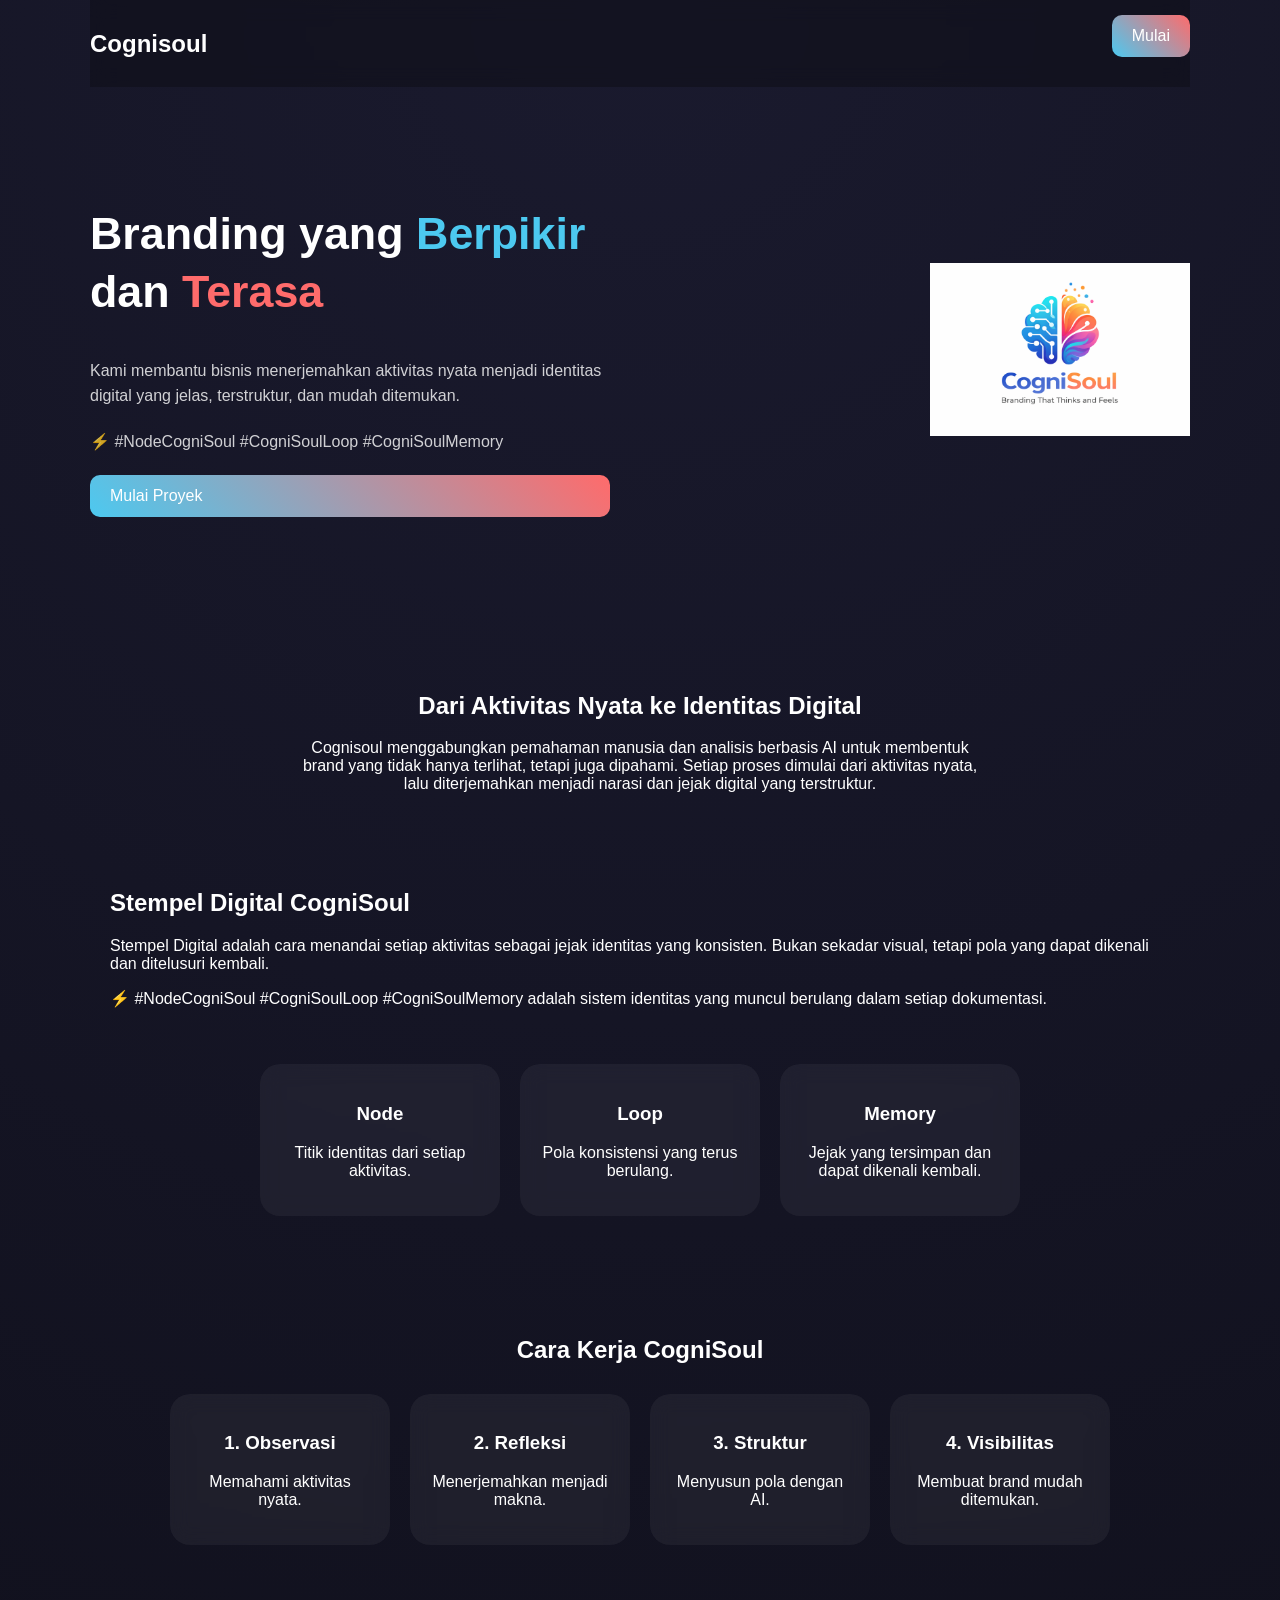
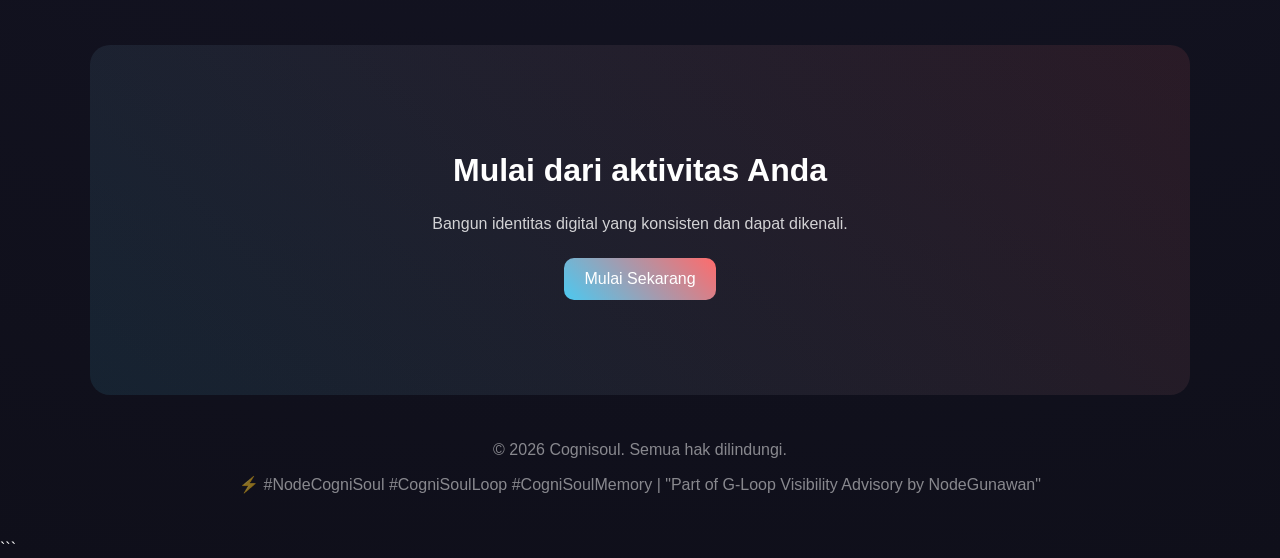
<file: stempel-digital-cognisoul/index.html>
<!DOCTYPE html> 
<html lang="id">
<head>
  <meta charset="UTF-8">
  <meta name="viewport" content="width=device-width, initial-scale=1.0">

  <!-- SEO -->
  <title>Stempel Digital CogniSoul | Node • Loop • Memory</title>

  <meta name="description" content="Stempel Digital CogniSoul adalah sistem identitas berbasis Node, Loop, dan Memory untuk membangun jejak digital yang konsisten dan dapat dikenali.">

  <meta name="keywords" content="NodeCogniSoul, CogniSoulLoop, CogniSoulMemory, Digital Branding, Cognisoul">

  <meta name="author" content="Cognisoul">

  <meta name="robots" content="index, follow">

  <link rel="canonical" href="https://cognisoul.my.id/stempel-digital-cognisoul/">

  <!-- Open Graph -->
  <meta property="og:title" content="Stempel Digital CogniSoul">

  <meta property="og:description" content="Membangun identitas digital melalui Node, Loop, dan Memory.">

  <meta property="og:type" content="website">

  <meta property="og:url" content="https://cognisoul.my.id/stempel-digital-cognisoul/">

  <meta property="og:image" content="https://cognisoul.my.id/assets/images/logo-cognisoul.png">

  <meta property="og:site_name" content="Cognisoul">

  <!-- Twitter Card -->
  <meta name="twitter:card" content="summary_large_image">

  <meta name="twitter:title" content="Stempel Digital CogniSoul">

  <meta name="twitter:description" content="Membangun identitas digital melalui Node, Loop, dan Memory.">

  <meta name="twitter:image" content="https://cognisoul.my.id/assets/images/logo-cognisoul.png">

  <!-- Favicon -->
  <link rel="icon" type="image/png" href="/assets/images/logo-cognisoul.png">

  <!-- Schema JSON-LD -->
  <script type="application/ld+json">
  {
    "@context": "https://schema.org",
    "@graph": [
      {
        "@type": "Organization",
        "name": "Cognisoul",
        "url": "https://cognisoul.my.id/",
        "logo": "https://cognisoul.my.id/assets/images/logo-cognisoul.png",
        "description": "Cognisoul adalah layanan digital branding yang membantu bisnis membangun identitas melalui aktivitas nyata, narasi terstruktur, dan visibilitas digital.",
        "sameAs": [
          "https://wa.me/6285174223650",
          "https://gunawansatyakusuma.my.id/",
          "https://gloop.my.id/"
        ],
        "contactPoint": {
          "@type": "ContactPoint",
          "telephone": "+62-851-7422-3650",
          "contactType": "customer service",
          "areaServed": "ID",
          "availableLanguage": "Indonesian"
        }
      },
      {
        "@type": "WebSite",
        "name": "Cognisoul",
        "url": "https://cognisoul.my.id/",
        "potentialAction": {
          "@type": "SearchAction",
          "target": "https://cognisoul.my.id/?s={search_term_string}",
          "query-input": "required name=search_term_string"
        }
      },
      {
        "@type": "WebPage",
        "name": "Stempel Digital CogniSoul",
        "url": "https://cognisoul.my.id/stempel-digital-cognisoul/",
        "description": "Sistem identitas digital berbasis Node, Loop, dan Memory.",
        "isPartOf": {
          "@type": "WebSite",
          "url": "https://cognisoul.my.id/"
        }
      },
      {
        "@type": "LocalBusiness",
        "name": "Cognisoul",
        "image": "https://cognisoul.my.id/assets/images/logo-cognisoul.png",
        "url": "https://cognisoul.my.id/",
        "telephone": "+62-851-7422-3650",
        "address": {
          "@type": "PostalAddress",
          "addressLocality": "Bandung",
          "addressCountry": "ID"
        },
        "areaServed": "Bandung"
      }
    ]
  }
  </script>

  <link rel="stylesheet" href="/style.css">
</head>

<body>

<!-- NAVBAR -->
<nav class="navbar container">
  <h2>Cognisoul</h2>
  <a href="https://wa.me/6285174223650" target="_blank" class="btn">Mulai</a>
</nav>

<!-- HERO -->
<section class="hero container">
  <div class="hero-text">
    <h1>
      Branding yang <span>Berpikir</span> dan <span class="feel">Terasa</span>
    </h1>

    <p>
      Kami membantu bisnis menerjemahkan aktivitas nyata menjadi identitas digital
      yang jelas, terstruktur, dan mudah ditemukan.
    </p>

    <p class="signature">
      ⚡ #NodeCogniSoul #CogniSoulLoop #CogniSoulMemory
    </p>

    <div class="buttons">
      <a href="https://wa.me/6285174223650?text=Halo%20Cognisoul,%20saya%20ingin%20konsultasi"
         target="_blank" class="btn">
         Mulai Proyek
      </a>
    </div>
  </div>

  <div class="hero-image">
    <img src="/assets/images/logo-cognisoul.png" class="floating" alt="Logo Cognisoul">
  </div>
</section>

<!-- ABOUT -->
<section class="about container">
  <h2>Dari Aktivitas Nyata ke Identitas Digital</h2>
  <p>
    Cognisoul menggabungkan pemahaman manusia dan analisis berbasis AI
    untuk membentuk brand yang tidak hanya terlihat, tetapi juga dipahami.
    Setiap proses dimulai dari aktivitas nyata, lalu diterjemahkan menjadi
    narasi dan jejak digital yang terstruktur.
  </p>
</section>

<!-- DIGITAL STAMP -->
<section class="stamp container">
  <h2>Stempel Digital CogniSoul</h2>

  <p>
    Stempel Digital adalah cara menandai setiap aktivitas sebagai jejak identitas
    yang konsisten. Bukan sekadar visual, tetapi pola yang dapat dikenali dan
    ditelusuri kembali.
  </p>

  <p>
    ⚡ #NodeCogniSoul #CogniSoulLoop #CogniSoulMemory adalah sistem identitas
    yang muncul berulang dalam setiap dokumentasi.
  </p>

  <div class="stamp-points">

    <div class="card">
      <h3>Node</h3>
      <p>Titik identitas dari setiap aktivitas.</p>
    </div>

    <div class="card">
      <h3>Loop</h3>
      <p>Pola konsistensi yang terus berulang.</p>
    </div>

    <div class="card">
      <h3>Memory</h3>
      <p>Jejak yang tersimpan dan dapat dikenali kembali.</p>
    </div>

  </div>
</section>

<!-- PROCESS -->
<section class="process container">
  <h2>Cara Kerja CogniSoul</h2>

  <div class="steps">
    <div class="step">
      <h3>1. Observasi</h3>
      <p>Memahami aktivitas nyata.</p>
    </div>

    <div class="step">
      <h3>2. Refleksi</h3>
      <p>Menerjemahkan menjadi makna.</p>
    </div>

    <div class="step">
      <h3>3. Struktur</h3>
      <p>Menyusun pola dengan AI.</p>
    </div>

    <div class="step">
      <h3>4. Visibilitas</h3>
      <p>Membuat brand mudah ditemukan.</p>
    </div>
  </div>
</section>

<!-- CTA -->
<section class="cta container">
  <h2>Mulai dari aktivitas Anda</h2>
  <p>Bangun identitas digital yang konsisten dan dapat dikenali.</p>

  <a href="https://wa.me/6285174223650" target="_blank" class="btn">
    Mulai Sekarang
  </a>
</section>

<!-- FOOTER -->
<footer>
  <p>© 2026 Cognisoul. Semua hak dilindungi.</p>
  <p class="signature-footer">
    ⚡ #NodeCogniSoul #CogniSoulLoop #CogniSoulMemory | "Part of G-Loop Visibility Advisory by NodeGunawan"
  </p>
</footer>

</body>
</html>
```
</file>
<file: style.css>
/* RESET */
*,
*::before,
*::after {
  box-sizing: border-box;
}

html, body {
  margin: 0;
  padding: 0;
  max-width: 100%;
  overflow-x: hidden;
  font-family: 'Segoe UI', sans-serif;
  color: white;
  background: radial-gradient(circle at top, #1a1a2e, #0f0f1a);
  scroll-behavior: smooth;
}

/* CONTAINER */
.container {
  max-width: 1100px;
  margin: 0 auto;
  padding: 0 20px;
}

/* NAVBAR */
.navbar {
  display: flex;
  justify-content: space-between;
  align-items: center;
  padding: 15px 0;
  position: sticky;
  top: 0;
  backdrop-filter: blur(10px);
  background: rgba(15,15,26,0.6);
  z-index: 100;
  width: 100%;
}

.navbar h2 {
  margin: 0;
}

/* HERO */
.hero {
  display: flex;
  align-items: center;
  justify-content: space-between;
  padding: 80px 0;
  gap: 40px;
}

.hero-text {
  max-width: 520px;
}

.hero-text h1 {
  font-size: 2.8rem;
  line-height: 1.3;
}

.hero-text span {
  color: #4cc9f0;
}

.hero-text .feel {
  color: #ff6b6b;
}

.hero-text p {
  opacity: 0.8;
  margin: 20px 0;
  line-height: 1.6;
}

/* BUTTONS */
.btn {
  background: linear-gradient(45deg, #4cc9f0, #ff6b6b);
  border: none;
  padding: 12px 20px;
  color: white;
  border-radius: 10px;
  cursor: pointer;
  text-decoration: none;
  display: inline-block;
  transition: 0.3s;
  margin-bottom: 15px;
}

.btn-outline {
  border: 1px solid white;
  background: transparent;
  color: white;
  padding: 12px 20px;
  border-radius: 10px;
  margin-left: 10px;
}

/* HANYA BUTTON DI HERO YANG FULL */
.buttons .btn,
.buttons .btn-outline {
  width: 100%;
}

/* NAVBAR BUTTON FIX */
.navbar .btn {
  width: auto;
  flex-shrink: 0;
}

/* HERO IMAGE */
.hero-image {
  display: flex;
  justify-content: center;
  align-items: center;
}

.hero-image img {
  max-width: 100%;
  height: auto;
  object-fit: contain;
}

/* FLOATING LOGO */
.floating {
  width: 260px;
  animation: float 4s ease-in-out infinite, glow 3s ease-in-out infinite;
}

@keyframes float {
  0%,100% { transform: translateY(0); }
  50% { transform: translateY(-20px); }
}

@keyframes glow {
  0%,100% { filter: drop-shadow(0 0 10px rgba(76,201,240,0.4)); }
  50% { filter: drop-shadow(0 0 25px rgba(255,107,107,0.6)); }
}

/* ABOUT */
.about {
  text-align: center;
  padding: 60px 0;
  max-width: 700px;
  margin: auto;
}

/* CARDS */
.cards {
  display: flex;
  justify-content: center;
  gap: 20px;
  padding: 40px 0;
  flex-wrap: wrap;
}

.card {
  background: rgba(255,255,255,0.05);
  backdrop-filter: blur(10px);
  padding: 20px;
  border-radius: 20px;
  width: 240px;
  text-align: center;
  transition: 0.3s;
}

.card:hover {
  transform: translateY(-10px) scale(1.03);
  box-shadow: 0 20px 40px rgba(0,0,0,0.3);
}

/* PROCESS */
.process {
  text-align: center;
  padding: 60px 0;
}

.steps {
  display: flex;
  gap: 20px;
  margin-top: 30px;
  flex-wrap: wrap;
  justify-content: center;
}

.step {
  background: rgba(255,255,255,0.05);
  backdrop-filter: blur(10px);
  padding: 20px;
  border-radius: 20px;
  width: 220px;
  transition: 0.3s;
}

.step:hover {
  transform: translateY(-10px);
}

.stamp-points {
  display: flex;
  justify-content: center;
  gap: 20px;
  padding: 40px 0;
  flex-wrap: wrap;
}

/* TARGET */
.target {
  padding: 60px 0;
  text-align: center;
}

.target ul {
  list-style: none;
  padding: 0;
  max-width: 700px;
  margin: 20px auto;
}

.target li {
  background: rgba(255,255,255,0.05);
  margin: 10px 0;
  padding: 15px;
  border-radius: 12px;
  transition: 0.3s;
}

.target li:hover {
  transform: scale(1.02);
}

/* CASE STUDY */
.case-study {
  padding: 60px 0;
  text-align: center;
}

.case {
  max-width: 700px;
  margin: auto;
  background: rgba(255,255,255,0.05);
  padding: 25px;
  border-radius: 20px;
  text-align: left;
  line-height: 1.6;
}

/* CTA */
.cta {
  text-align: center;
  padding: 80px 20px;
  margin-top: 40px;
  background: linear-gradient(45deg, rgba(76,201,240,0.1), rgba(255,107,107,0.1));
  border-radius: 20px;
}

.cta h2 {
  font-size: 2rem;
}

.cta p {
  opacity: 0.8;
  margin: 15px 0 25px;
}

/* FOOTER */
footer {
  text-align: center;
  padding: 30px 0;
  opacity: 0.5;
}

/* SCROLL ANIMATION */
.hidden {
  opacity: 0;
  transform: translateY(40px);
  transition: all 0.8s ease;
}

.show {
  opacity: 1;
  transform: translateY(0);
}

/* BACKGROUND ANIMATION */
body::before {
  content: "";
  position: fixed;
  width: 200%;
  height: 200%;
  background:
    radial-gradient(circle at 30% 30%, rgba(76,201,240,0.15), transparent),
    radial-gradient(circle at 70% 70%, rgba(255,107,107,0.15), transparent);
  animation: moveBg 15s linear infinite;
  z-index: -1;
}

@keyframes moveBg {
  0% { transform: translate(0,0); }
  50% { transform: translate(-10%, -10%); }
  100% { transform: translate(0,0); }
}

/* RESPONSIVE */
@media (max-width: 1024px) {
  .hero {
    flex-direction: column;
    text-align: center;
  }

  .floating {
    width: 220px;
  }
}

@media (max-width: 768px) {

  .navbar {
    padding: 12px 0;
  }

  .navbar h2 {
    font-size: 1.1rem;
    white-space: nowrap;
  }

  .navbar .btn {
    font-size: 0.75rem;
    padding: 8px 12px;
  }

  .hero {
    padding: 40px 0;
  }

  .hero-text h1 {
    font-size: 2rem;
  }

  .hero-text p {
    font-size: 0.9rem;
  }

  .buttons {
    display: flex;
    flex-direction: column;
    gap: 10px;
  }

  .floating {
    width: 180px;
  }

  .cards {
    flex-direction: column;
    align-items: center;
  }

  .card {
    width: 100%;
    max-width: 320px;
  }
}

@media (max-width: 480px) {
  .hero-text h1 {
    font-size: 1.6rem;
  }

  .floating {
    width: 150px;
  }
}

.signature-strip {
  text-align: center;
  padding: 20px 10px;
  font-size: 14px;
  opacity: 0.6;
  letter-spacing: 1px;
  border-top: 1px solid rgba(255,255,255,0.08);
}

.signature-strip:hover {
  opacity: 1;
  transition: 0.3s ease;
}
</file>
